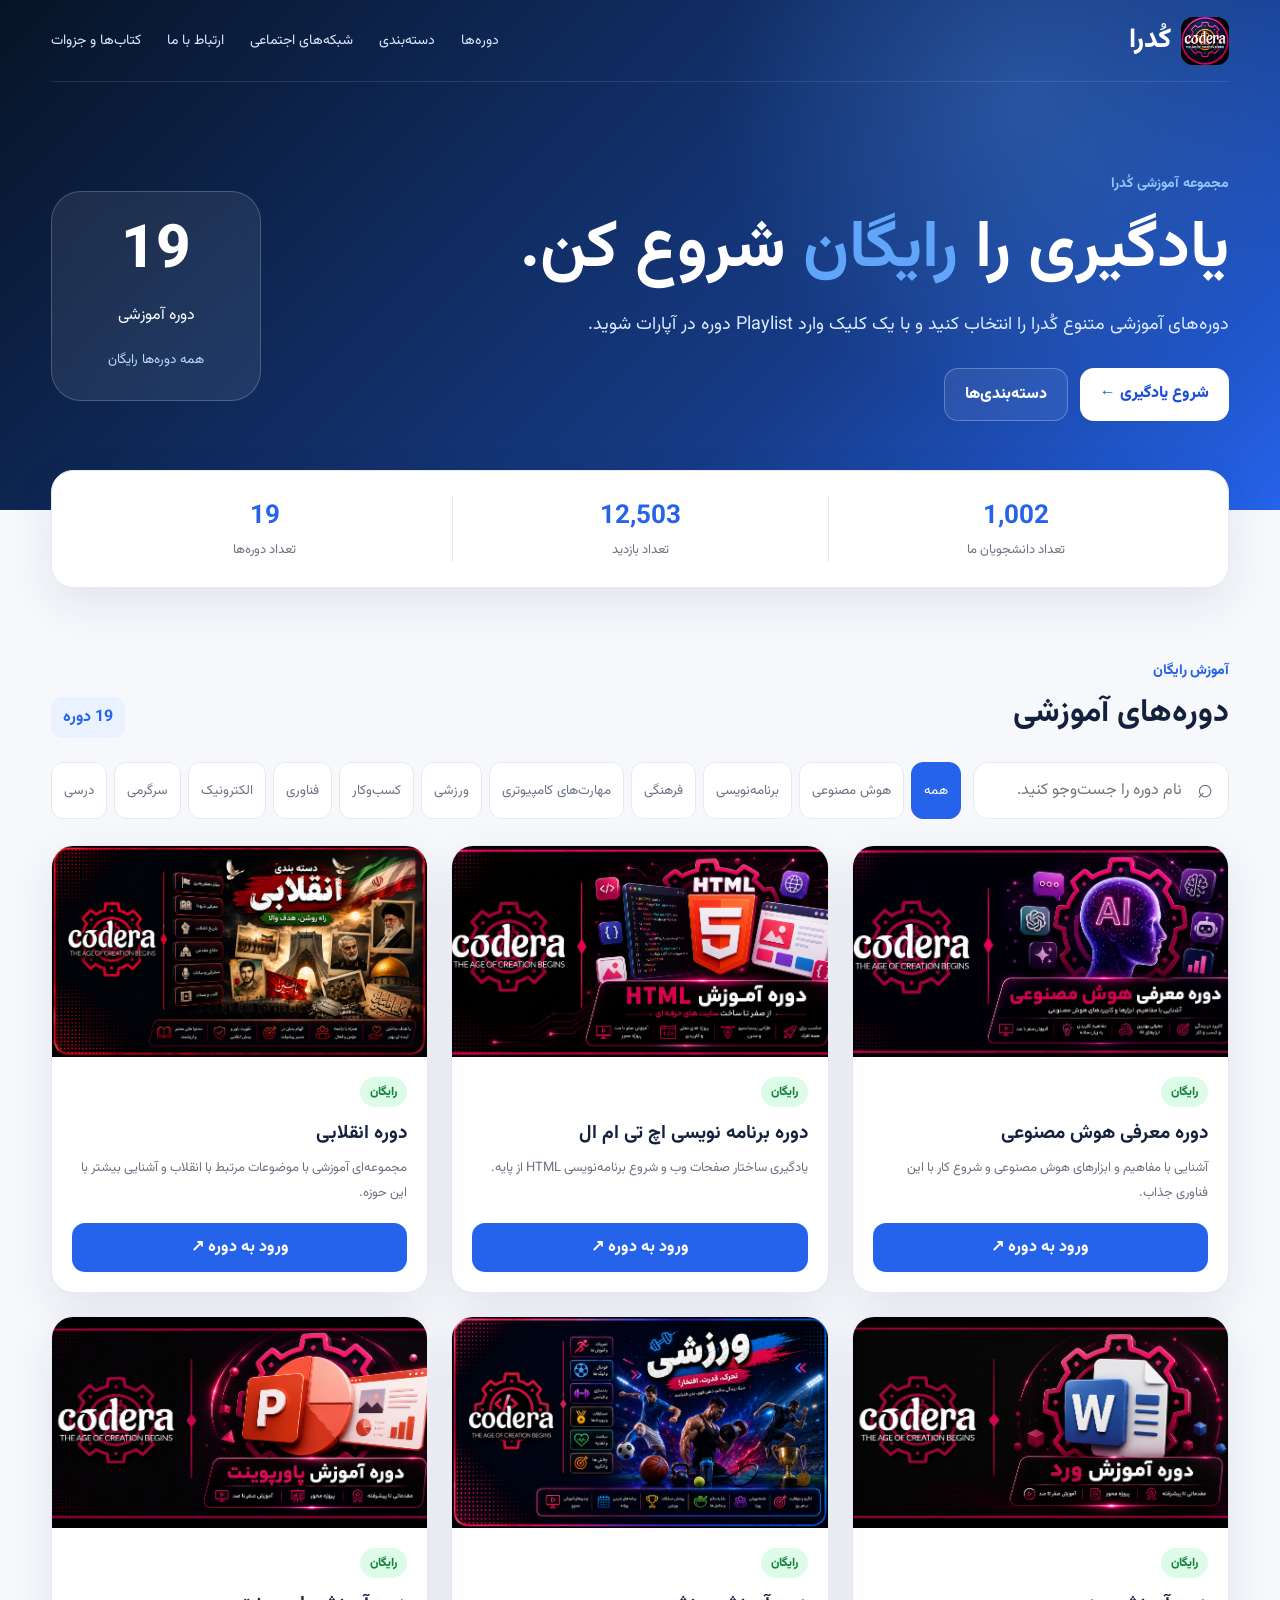
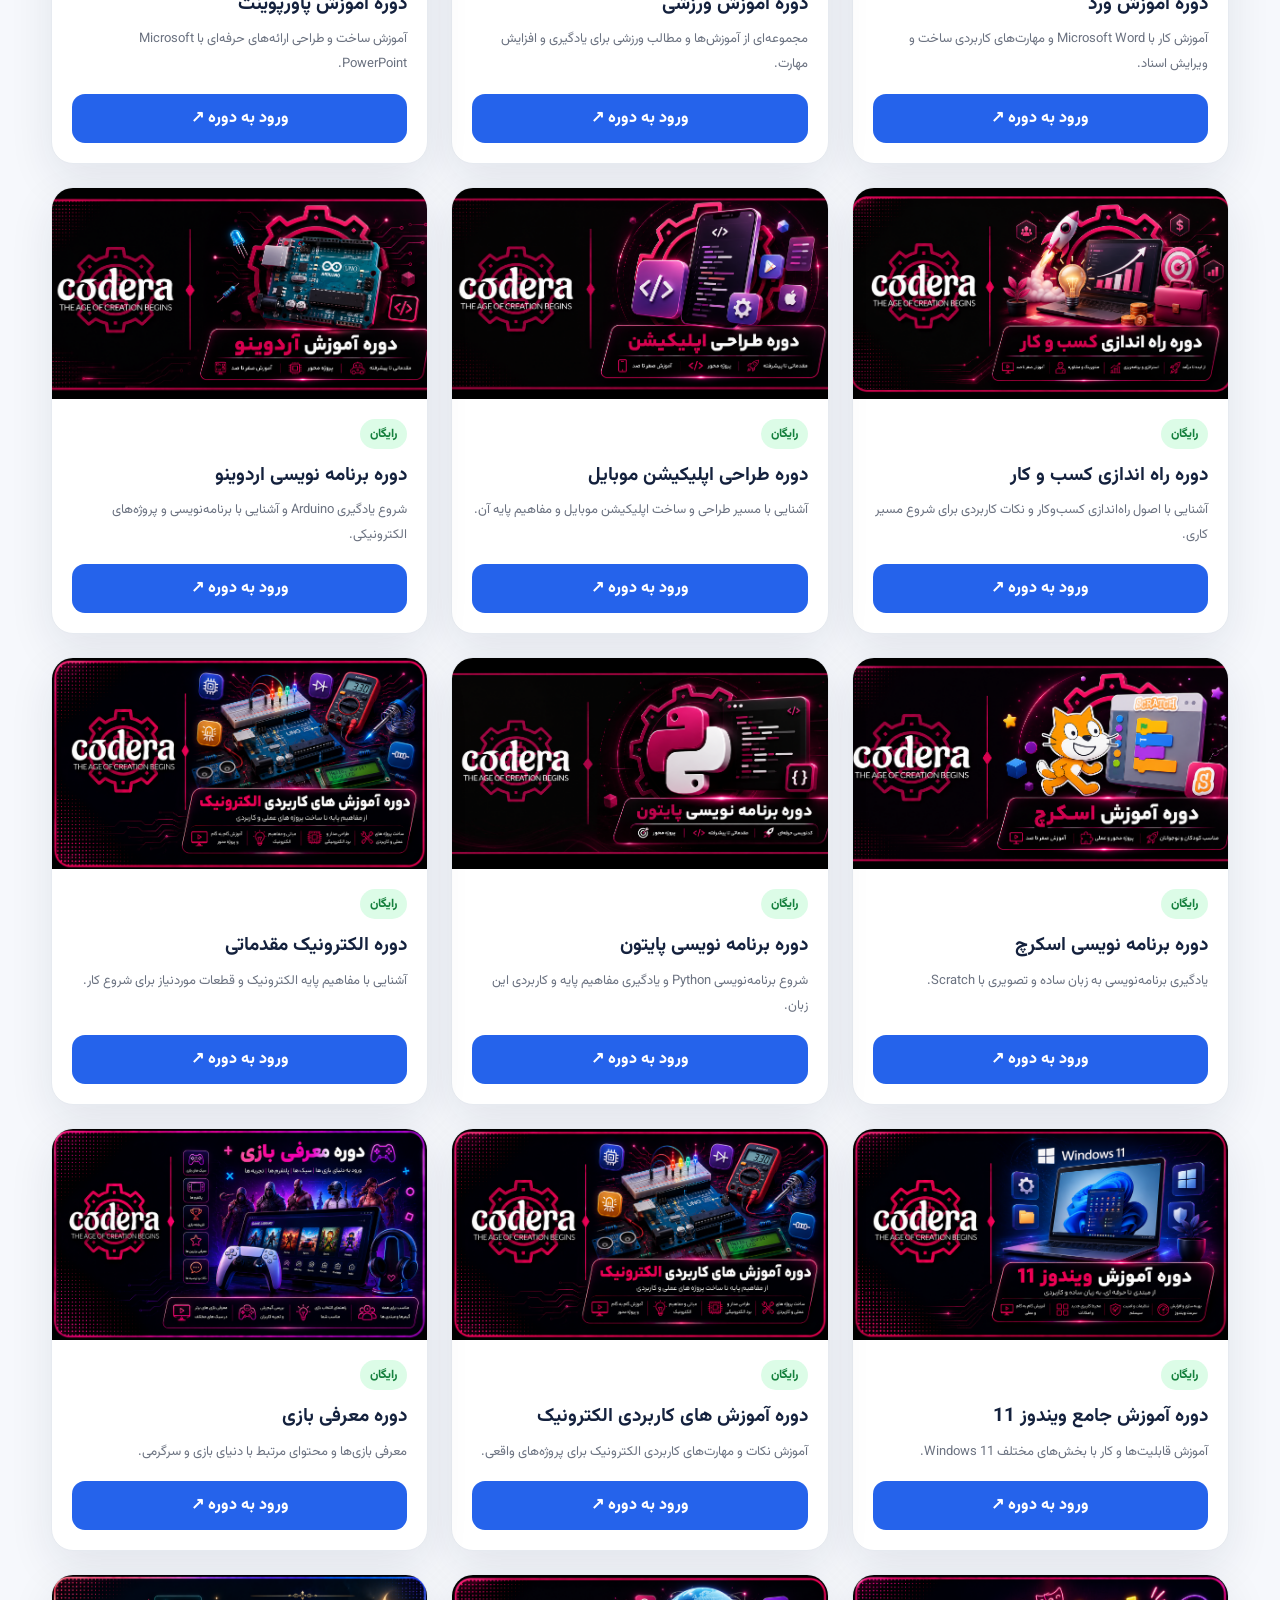
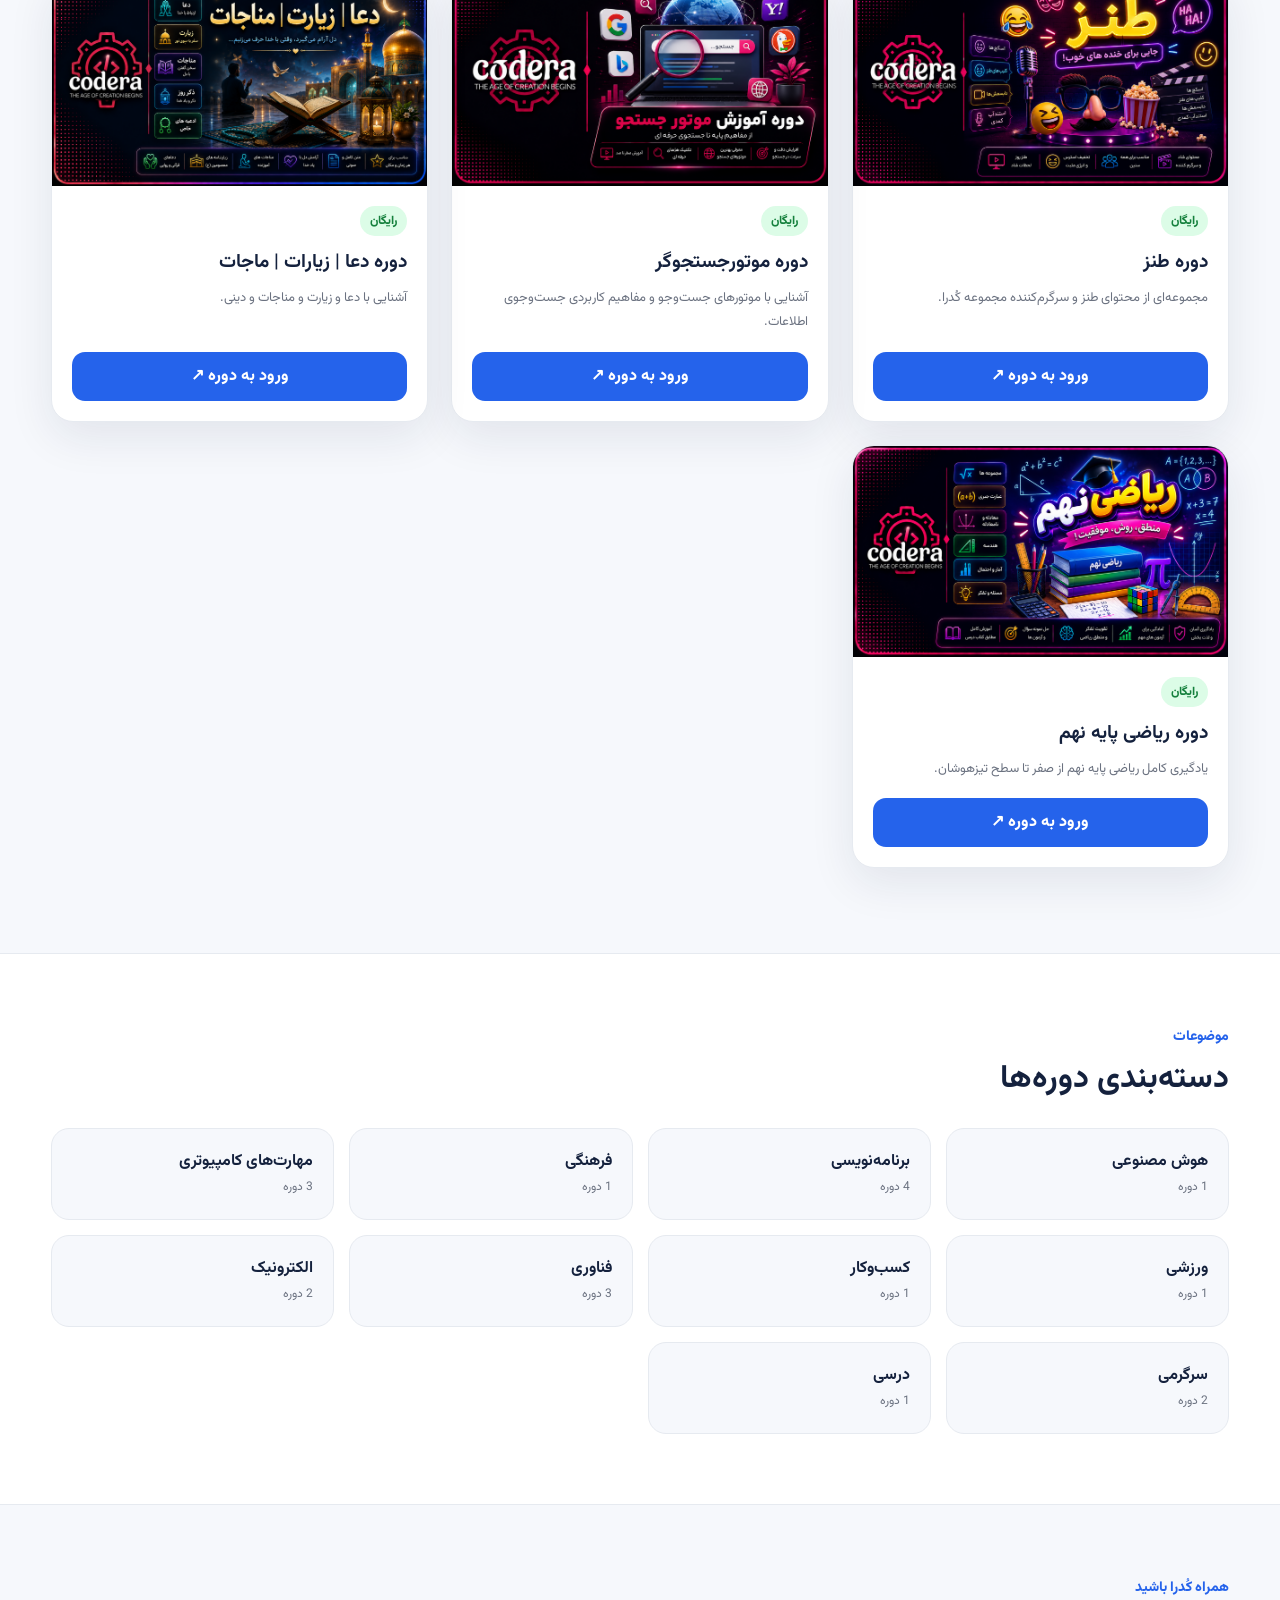
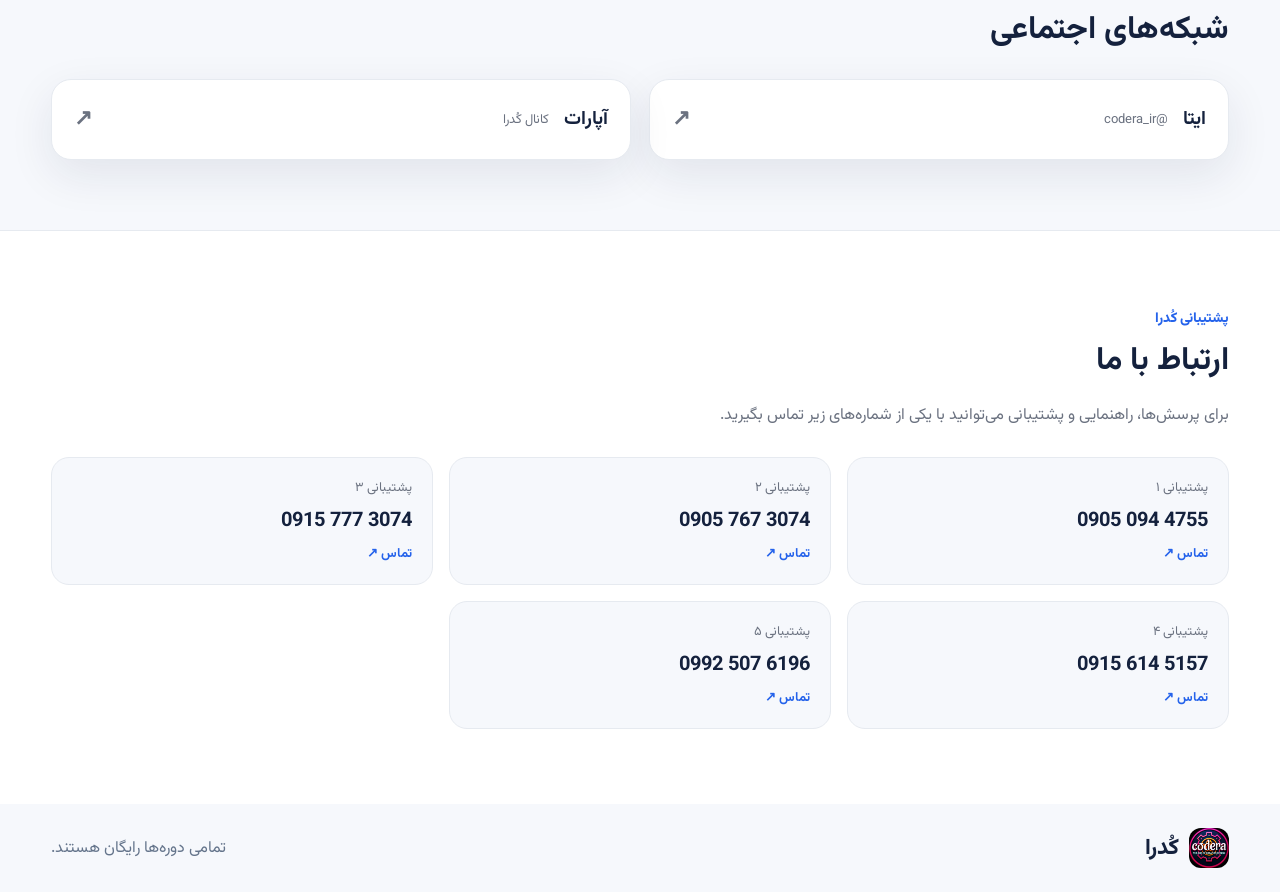
<file: index.html>
<!DOCTYPE html>
<html lang="fa" dir="rtl">
<head>
<meta charset="UTF-8"><meta name="viewport" content="width=device-width, initial-scale=1.0">
<meta name="description" content="کُدرا؛ مجموعه دوره‌های آموزشی رایگان">
<title>کُدرا | آموزش رایگان</title>
<link rel="stylesheet" href="css/style.css">
</head>
<body>
<header class="hero" id="home">
  <nav class="nav container">
    <a class="brand" href="#home"><img src="images/Logo.png" alt="لوگوی کُدرا" onerror="this.style.display='none'"><span>کُدرا</span></a>
    <div class="nav-links">
      <a href="#courses">دوره‌ها</a><a href="#categories">دسته‌بندی</a><a href="#social">شبکه‌های اجتماعی</a><a href="#contact">ارتباط با ما</a><a href="books.html">کتاب‌ها و جزوات</a>
    </div>
    <a class="mobile-menu" href="#courses">☰</a>
  </nav>
  <div class="hero-content container">
    <div class="hero-copy">
      <span class="eyebrow">مجموعه آموزشی کُدرا</span>
      <h1>یادگیری را <span>رایگان</span> شروع کن.</h1>
      <p>دوره‌های آموزشی متنوع کُدرا را انتخاب کنید و با یک کلیک وارد Playlist دوره در آپارات شوید.</p>
      <div class="hero-actions"><a class="primary-btn" href="#courses">شروع یادگیری ←</a><a class="ghost-btn" href="#categories">دسته‌بندی‌ها</a></div>
    </div>
    <div class="hero-card"><div class="hero-number">19</div><div>دوره آموزشی</div><small>همه دوره‌ها رایگان</small></div>
  </div>
</header>

<main>
<section class="stats container" id="stats">
  <div><b>1,002</b><span>تعداد دانشجویان ما</span></div>
  <div><b>12,503</b><span>تعداد بازدید</span></div>
  <div><b>19</b><span>تعداد دوره‌ها</span></div>
</section>

<section id="courses" class="container courses-section">
  <div class="section-title"><div><span>آموزش رایگان</span><h2>دوره‌های آموزشی</h2></div><b id="resultCount">17 دوره</b></div>
  <div class="toolbar">
    <div class="search"><span>⌕</span><input id="searchInput" type="search" placeholder="نام دوره را جست‌وجو کنید..."></div>
    <div id="filters" class="filters"></div>
  </div>
  <div id="courseGrid" class="course-grid"></div><p id="empty" class="empty" hidden>دوره‌ای پیدا نشد.</p>
</section>

<section id="categories" class="categories-section"><div class="container">
  <div class="section-title"><div><span>موضوعات</span><h2>دسته‌بندی دوره‌ها</h2></div></div>
  <div id="categoryCards" class="category-grid"></div>
</div></section>

<section id="social" class="social-section"><div class="container">
  <div class="section-title"><div><span>همراه کُدرا باشید</span><h2>شبکه‌های اجتماعی</h2></div></div>
  <div class="social-grid">
    <a href="https://eitaa.com/codera_ir" target="_blank" rel="noopener"><strong>ایتا</strong><span>@codera_ir</span><b>↗</b></a>
    <a href="https://www.aparat.com/Codera" target="_blank" rel="noopener"><strong>آپارات</strong><span>کانال کُدرا</span><b>↗</b></a>
  </div>
</div></section>
</main>

<section id="contact" class="contact-section">
<div class="container">
<div class="section-title"><div><span>پشتیبانی کُدرا</span><h2>ارتباط با ما</h2></div></div>
<p class="contact-intro">برای پرسش‌ها، راهنمایی و پشتیبانی می‌توانید با یکی از شماره‌های زیر تماس بگیرید.</p>
<div class="support-grid">
<a href="tel:09050944755" class="support-card"><span>پشتیبانی ۱</span><strong>0905 094 4755</strong><b>تماس ↗</b></a>
<a href="tel:09057673074" class="support-card"><span>پشتیبانی ۲</span><strong>0905 767 3074</strong><b>تماس ↗</b></a>
<a href="tel:09157773074" class="support-card"><span>پشتیبانی ۳</span><strong>0915 777 3074</strong><b>تماس ↗</b></a>
<a href="tel:09156145157" class="support-card"><span>پشتیبانی ۴</span><strong>0915 614 5157</strong><b>تماس ↗</b></a>
<a href="tel:09925076196" class="support-card"><span>پشتیبانی ۵</span><strong>0992 507 6196</strong><b>تماس ↗</b></a>
</div></div></section>
<footer><div class="container footer"><div class="brand footer-brand"><img src="images/Logo.png" alt="لوگوی کُدرا"><span>کُدرا</span></div><span>تمامی دوره‌ها رایگان هستند.</span></div></footer>
<script src="js/script.js"></script>
</body></html>
</file>
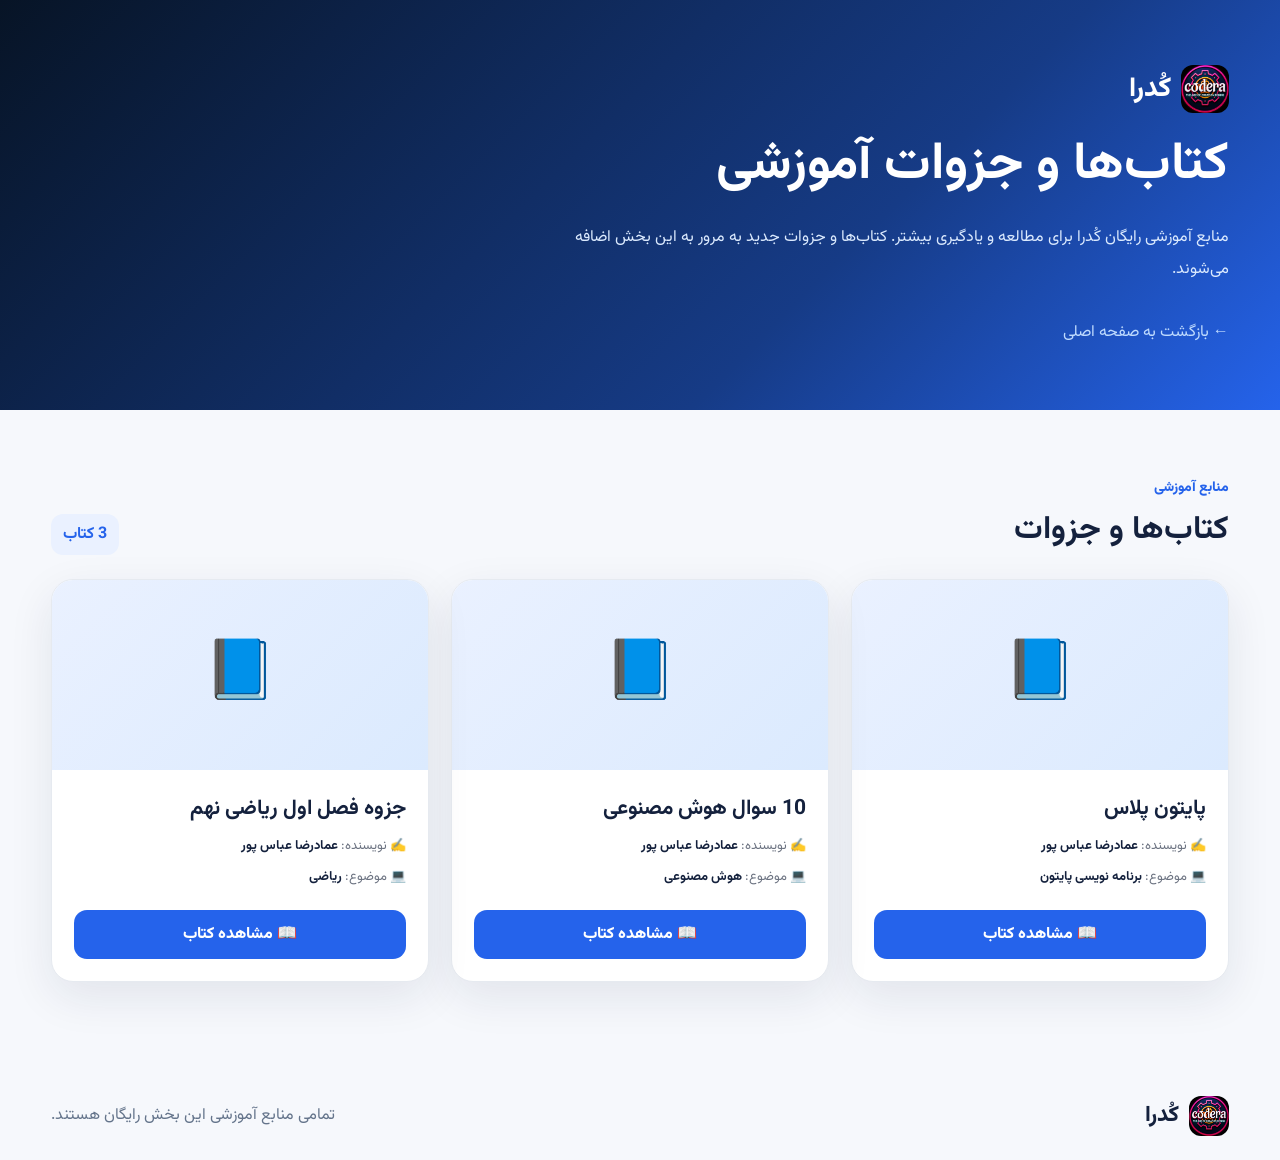
<file: books.html>
<!DOCTYPE html>
<html lang="fa" dir="rtl">
<head>
<meta charset="UTF-8"><meta name="viewport" content="width=device-width,initial-scale=1.0">
<meta name="description" content="کتاب‌ها و جزوات آموزشی رایگان کُدرا">
<title>کتاب‌ها و جزوات آموزشی | کُدرا</title>
<link rel="stylesheet" href="css/style.css">
<style>
.books-hero{padding:65px 0;background:linear-gradient(135deg,#071426,#163b86 65%,#2563eb);color:#fff}
.books-hero h1{font-size:clamp(34px,5vw,52px);margin:12px 0}.books-hero p{color:#dbeafe;line-height:2;max-width:700px}
.books-main{padding:65px 0 90px}.book-grid{display:grid;grid-template-columns:repeat(3,1fr);gap:22px}.book-card{background:#fff;border:1px solid var(--line);border-radius:22px;overflow:hidden;box-shadow:var(--shadow);display:flex;flex-direction:column}.book-cover{height:190px;background:linear-gradient(135deg,#eaf1ff,#dbeafe);display:grid;place-items:center;color:var(--blue);font-size:58px}.book-body{padding:22px}.book-body h2{font-size:21px;margin:0 0 10px}.book-meta{display:grid;gap:8px;color:var(--muted);font-size:13px;line-height:1.8}.book-meta strong{color:var(--ink)}.book-btn{display:block;margin-top:20px;background:var(--blue);color:#fff;text-align:center;padding:12px;border-radius:13px;font-weight:800}.book-btn:hover{background:var(--blue2)}
.back-home{display:inline-block;margin-top:18px;color:#bfdbfe}.no-books{text-align:center;color:var(--muted);padding:50px}
@media(max-width:950px){.book-grid{grid-template-columns:repeat(2,1fr)}}@media(max-width:620px){.book-grid{grid-template-columns:1fr}}
</style>
</head>
<body>
<header class="books-hero"><div class="container">
<a class="brand" href="index.html"><img src="images/Logo.png" alt="لوگوی کُدرا"><span>کُدرا</span></a>
<h1>کتاب‌ها و جزوات آموزشی</h1>
<p>منابع آموزشی رایگان کُدرا برای مطالعه و یادگیری بیشتر. کتاب‌ها و جزوات جدید به مرور به این بخش اضافه می‌شوند.</p>
<a class="back-home" href="index.html">← بازگشت به صفحه اصلی</a>
</div></header>
<main class="books-main"><div class="container">
<div class="section-title"><div><span>منابع آموزشی</span><h2>کتاب‌ها و جزوات</h2></div><b id="bookCount">۱ کتاب</b></div>
<div id="bookGrid" class="book-grid"></div>
<p id="empty" class="no-books" hidden>هنوز کتاب یا جزوه‌ای اضافه نشده است.</p>
</div></main>
<footer><div class="container footer"><div class="brand footer-brand"><img src="images/Logo.png" alt="لوگوی کُدرا"><span>کُدرا</span></div><span>تمامی منابع آموزشی این بخش رایگان هستند.</span></div></footer>
<script src="js/books.js"></script>
</body></html>
</file>
<file: css/style.css>
@import url('https://fonts.googleapis.com/css2?family=Vazirmatn:wght@400;500;600;700;800&display=swap');
:root{--bg:#f6f8fc;--white:#fff;--ink:#14213d;--muted:#6b7280;--blue:#2563eb;--blue2:#1d4ed8;--line:#e6eaf0;--shadow:0 15px 45px rgba(20,33,61,.09)}
*{box-sizing:border-box}html{scroll-behavior:smooth}body{margin:0;font-family:Vazirmatn,Tahoma,sans-serif;background:var(--bg);color:var(--ink)}a{text-decoration:none;color:inherit}.container{width:min(1180px,92%);margin:auto}
.hero{color:#fff;min-height:510px;background:radial-gradient(circle at 80% 20%,rgba(96,165,250,.25),transparent 28%),linear-gradient(135deg,#071426,#163b86 65%,#2563eb)}
.nav{height:82px;display:flex;align-items:center;justify-content:space-between;border-bottom:1px solid rgba(255,255,255,.1)}.brand{display:flex;align-items:center;gap:10px;font-size:27px;font-weight:800}.brand img{width:48px;height:48px;object-fit:contain;border-radius:12px}.nav-links{display:flex;gap:26px;color:#dbeafe;font-size:14px}.nav-links a:hover{color:#fff}.mobile-menu{display:none;font-size:25px}
.hero-content{min-height:428px;display:flex;align-items:center;justify-content:space-between;gap:50px;padding:55px 0}.hero-copy{max-width:760px}.eyebrow{color:#93c5fd;font-weight:700;font-size:14px}.hero h1{font-size:clamp(38px,6vw,66px);line-height:1.2;margin:14px 0}.hero h1 span{color:#60a5fa}.hero p{font-size:18px;line-height:2;color:#dbeafe;max-width:700px}.hero-actions{display:flex;gap:12px;margin-top:25px}.primary-btn,.ghost-btn{padding:13px 20px;border-radius:14px;font-weight:800}.primary-btn{background:#fff;color:#1d4ed8}.ghost-btn{border:1px solid rgba(255,255,255,.25);color:#fff;background:rgba(255,255,255,.07)}
.hero-card{width:210px;height:210px;border:1px solid rgba(255,255,255,.2);background:rgba(255,255,255,.08);backdrop-filter:blur(10px);border-radius:30px;display:grid;place-items:center;text-align:center;padding:20px}.hero-number{font-size:60px;font-weight:800;line-height:1}.hero-card small{color:#bfdbfe}
.stats{margin-top:-40px;position:relative;background:#fff;border:1px solid var(--line);border-radius:22px;box-shadow:var(--shadow);display:grid;grid-template-columns:repeat(3,1fr);padding:25px}.stats div{text-align:center;border-left:1px solid var(--line)}.stats div:last-child{border:0}.stats b{display:block;font-size:26px;color:var(--blue)}.stats span{color:var(--muted);font-size:13px}
.courses-section{padding:70px 0 85px}.section-title{display:flex;align-items:end;justify-content:space-between;gap:20px;margin-bottom:24px}.section-title span{color:var(--blue);font-size:14px;font-weight:800}.section-title h2{font-size:32px;margin:5px 0 0}.section-title>b{background:#eaf1ff;color:var(--blue);padding:8px 12px;border-radius:12px}
.toolbar{display:flex;gap:12px;margin-bottom:26px}.search{flex:1;background:#fff;border:1px solid var(--line);border-radius:15px;display:flex;align-items:center;padding:0 15px}.search span{font-size:27px;color:var(--muted)}.search input{width:100%;border:0;outline:0;padding:15px;font:inherit;background:transparent}.filters{display:flex;gap:7px;flex-wrap:wrap;justify-content:flex-start}.filter{border:1px solid var(--line);background:#fff;border-radius:12px;padding:9px 12px;font-family:inherit;cursor:pointer;color:var(--muted)}.filter.active{background:var(--blue);color:#fff;border-color:var(--blue)}
.course-grid{display:grid;grid-template-columns:repeat(3,1fr);gap:23px}.card{background:#fff;border:1px solid var(--line);border-radius:22px;overflow:hidden;box-shadow:var(--shadow);display:flex;flex-direction:column;transition:.25s}.card:hover{transform:translateY(-6px)}.banner{aspect-ratio:16/9;background:#e9eef8;overflow:hidden}.banner img{width:100%;height:100%;object-fit:cover}.missing{height:100%;display:grid;place-items:center;color:#94a3b8;font-weight:700}.card-body{padding:20px;display:flex;flex-direction:column;flex:1}.tag{display:inline-block;align-self:flex-start;color:#15803d;background:#dcfce7;font-size:12px;font-weight:800;padding:6px 10px;border-radius:999px}.card h3{font-size:19px;line-height:1.6;margin:12px 0 7px}.desc{font-size:13px;line-height:1.9;color:var(--muted);margin:0 0 17px}.join{margin-top:auto;background:var(--blue);color:#fff;text-align:center;padding:12px;border-radius:13px;font-weight:800}.join:hover{background:var(--blue2)}
.categories-section{background:#fff;border-top:1px solid var(--line);border-bottom:1px solid var(--line);padding:70px 0}.category-grid{display:grid;grid-template-columns:repeat(4,1fr);gap:15px}.category{padding:20px;border:1px solid var(--line);border-radius:18px;background:var(--bg);cursor:pointer;transition:.2s}.category:hover{border-color:#93c5fd;transform:translateY(-3px)}.category b{display:block;font-size:16px}.category span{color:var(--muted);font-size:12px}
.social-section{padding:70px 0}.social-grid{display:grid;grid-template-columns:repeat(2,1fr);gap:18px}.social-grid a{display:flex;align-items:center;gap:15px;background:#fff;border:1px solid var(--line);padding:22px;border-radius:20px;box-shadow:var(--shadow)}.social-grid a strong{font-size:19px}.social-grid a span{color:var(--muted);font-size:13px;flex:1}.social-grid a b{color:var(--muted);font-size:22px}
.footer{padding:24px 0;display:flex;justify-content:space-between;align-items:center;color:#64748b}.footer-brand{color:var(--ink);font-size:22px}.footer-brand img{width:40px;height:40px}
.empty{text-align:center;color:var(--muted);padding:35px}
@media(max-width:950px){.course-grid{grid-template-columns:repeat(2,1fr)}.category-grid{grid-template-columns:repeat(2,1fr)}.hero-card{display:none}.toolbar{flex-direction:column}}
@media(max-width:620px){.nav-links{display:none}.mobile-menu{display:block}.hero-content{padding:40px 0}.hero h1{font-size:39px}.hero p{font-size:16px}.stats{grid-template-columns:1fr}.stats div{border-left:0;border-bottom:1px solid var(--line);padding:12px}.course-grid,.category-grid,.social-grid{grid-template-columns:1fr}.section-title h2{font-size:27px}.footer{flex-direction:column;gap:10px}}

.contact-section{padding:75px 0;background:#fff;border-top:1px solid var(--line)}
.contact-intro{color:var(--muted);margin:-10px 0 25px;line-height:2}
.support-grid{display:grid;grid-template-columns:repeat(3,1fr);gap:16px}
.support-card{background:var(--bg);border:1px solid var(--line);border-radius:18px;padding:20px;display:flex;flex-direction:column;gap:7px;transition:.2s}
.support-card:hover{transform:translateY(-3px);border-color:#93c5fd;box-shadow:0 10px 25px rgba(20,33,61,.07)}
.support-card span{font-size:13px;color:var(--muted)}
.support-card strong{font-size:20px;direction:ltr;text-align:right}
.support-card b{color:var(--blue);font-size:13px}
@media(max-width:950px){.support-grid{grid-template-columns:repeat(2,1fr)}}
@media(max-width:620px){.support-grid{grid-template-columns:1fr}}
</file>
